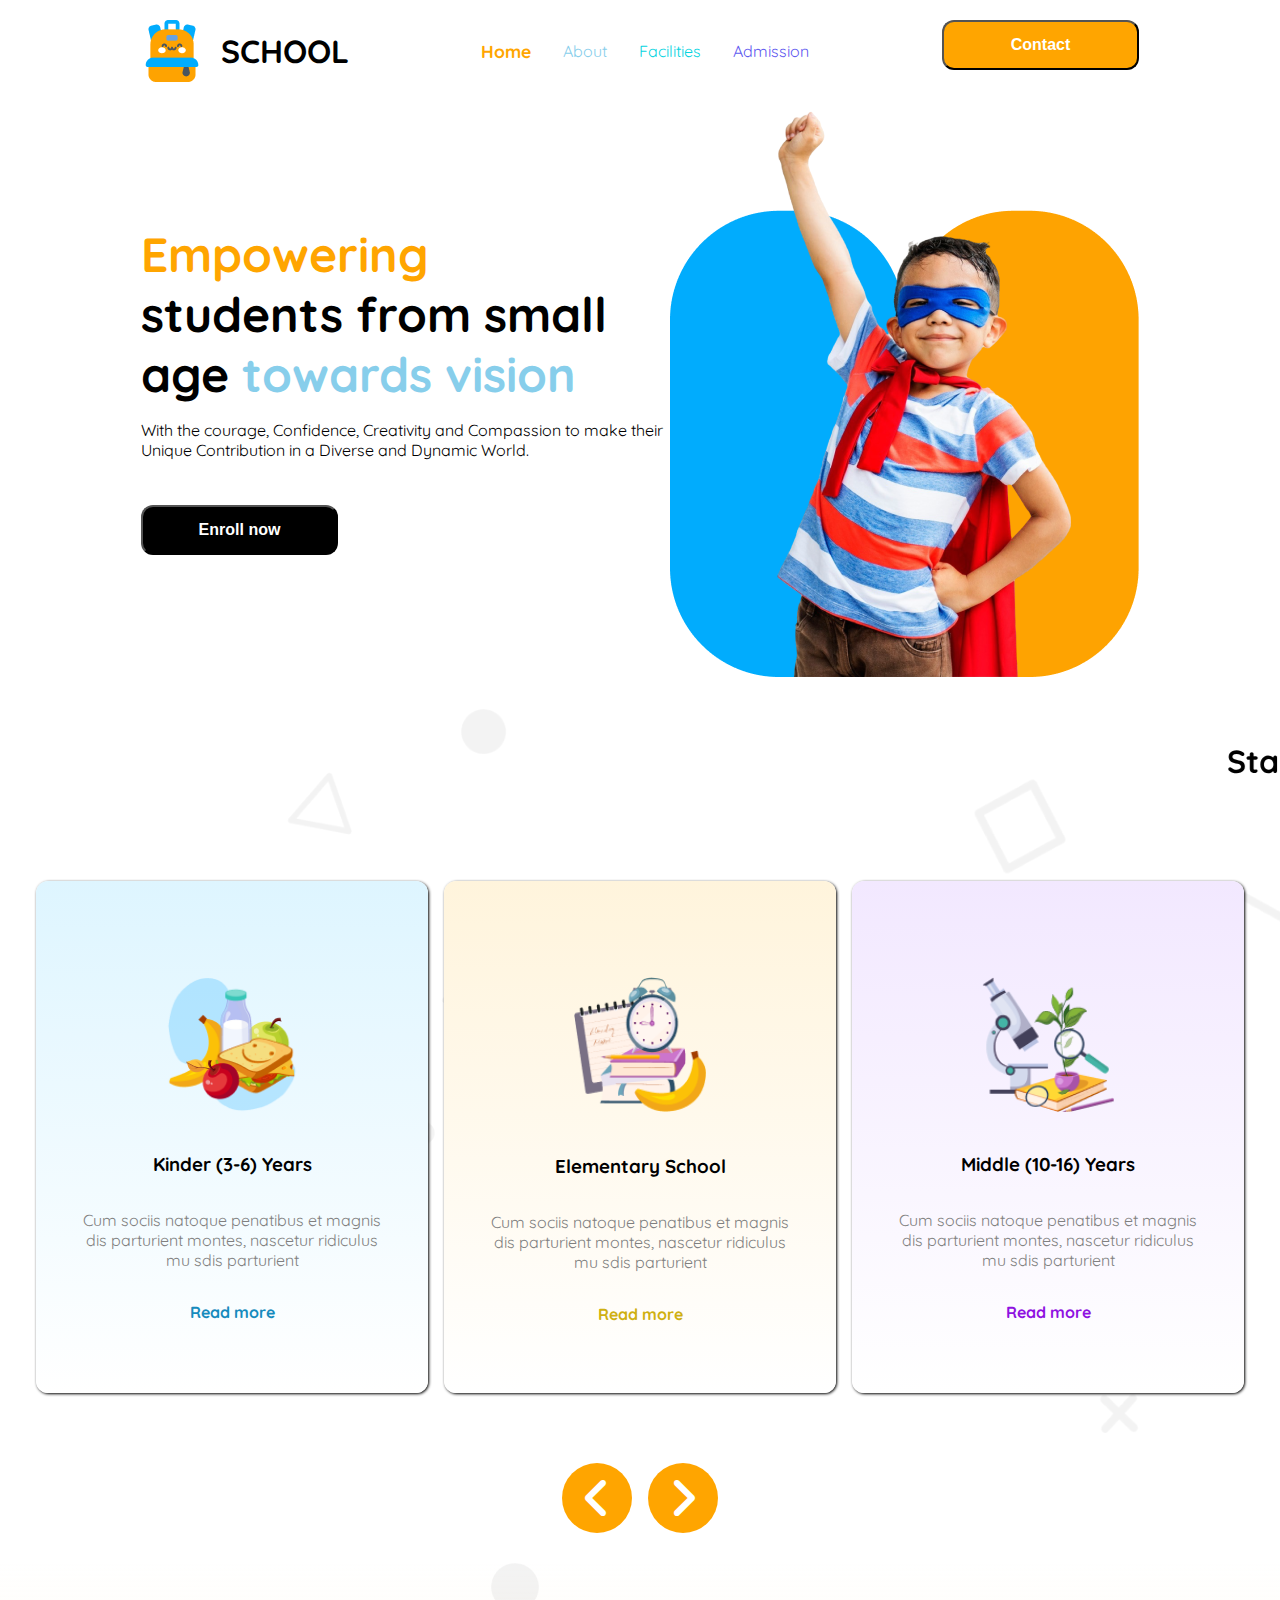
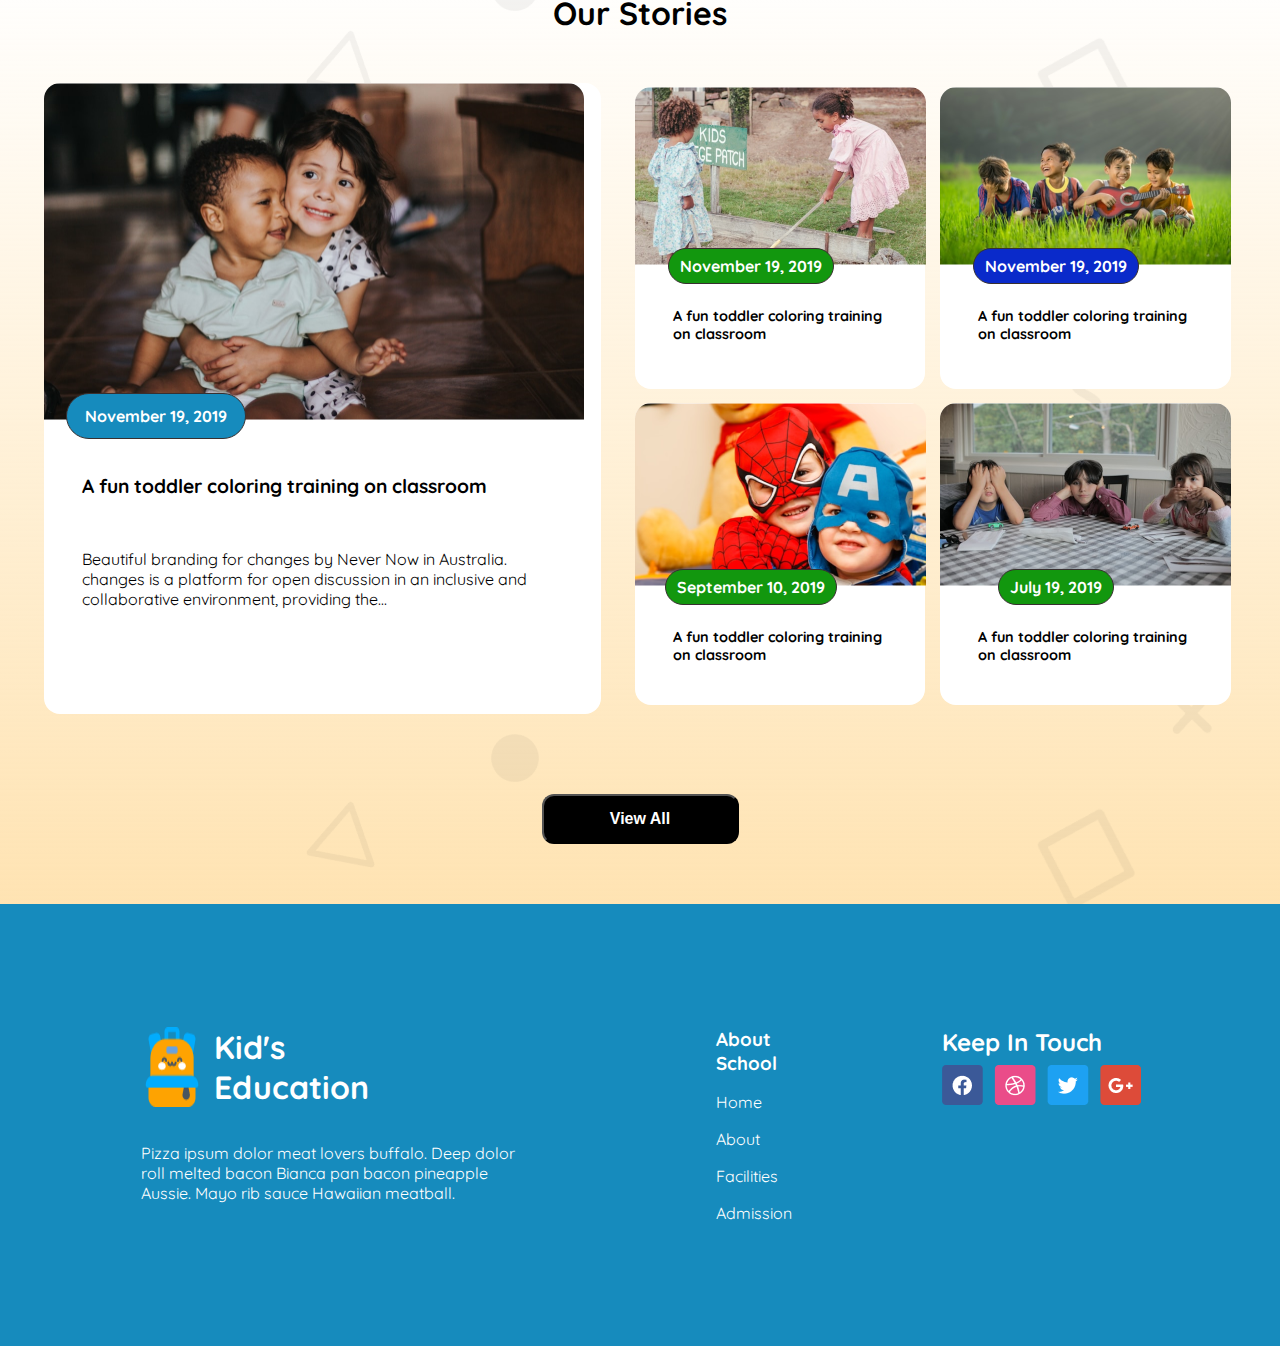
<file: index.html>
<!DOCTYPE html>
<html lang="en">
<head>
    <meta charset="UTF-8">
    <meta name="viewport" content="width=device-width, initial-scale=1.0">
    <link rel="preconnect" href="https://fonts.googleapis.com">
    <link rel="preconnect" href="https://fonts.gstatic.com" crossorigin>
    <link href="https://fonts.googleapis.com/css2?family=Quicksand:wght@300..700&display=swap" rel="stylesheet">
    <link rel="stylesheet" href="https://cdnjs.cloudflare.com/ajax/libs/font-awesome/6.7.2/css/all.min.css" integrity="sha512-Evv84Mr4kqVGRNSgIGL/F/aIDqQb7xQ2vcrdIwxfjThSH8CSR7PBEakCr51Ck+w+/U6swU2Im1vVX0SVk9ABhg==" crossorigin="anonymous" referrerpolicy="no-referrer" />
    <link rel="stylesheet" href="style.css">
    <title>School Website</title>
</head>
<body class="quicksand-normal">
    <nav>
        <div class="Logo">
            <img src="assets/logo.png" alt="Logo-Picture">
            <h1 style="font-size: 2em;">SCHOOL</h1>
        </div>
        <div class="Menu">
            <span style="color: orange; font-weight: bold; font-size: 1.1em;">Home</span>
            <span style="color: skyblue; font-size: medium;">About</span>
            <span style="color: #05D4DF; font-size: medium;">Facilities</span>
            <span style="color: #5D58EF; font-size: medium;">Admission</span>
        </div>
        <button class="btn-primary" id="Contact">Contact</button>
        <i class="fa-solid fa-bars" id="icon-style"></i>
    </nav>
    <div class="banner">
        <div class="banner-title">
            <h1 style="color: orange;">Empowering</h1>
            <h1>students from small</h1>
            <h1>age <span style="color: skyblue;">towards vision</span></h1>
            <p style="margin: 1rem 0; font-weight:normal;">
                With the courage, Confidence, Creativity and Compassion to make their Unique Contribution in a Diverse and Dynamic World.
            </p>
            <button class="btn-primary" id="Enroll">Enroll now</button>
        </div>
        <img src="assets/hero-kids.png" alt="Hero-kid">
    </div>
    <div class="curriculum">
        <marquee direction="left">
            <h1 style="margin-top: 2rem; margin-bottom: 2.5rem;">Standard Curriculum</h1>
        </marquee>
        <div class="cardholder">
            <div class="card" id="card-1">
                <img src="assets/kinder.png">
                <h3>
                    Kinder (3-6) Years
                </h3>

                <p>
                    Cum sociis natoque penatibus et magnis<br>
                    dis parturient montes, nascetur ridiculus<br>
                    mu sdis parturient
                </p>
                <a href="#">Read more</a>
            </div>
            <div class="card" id="card-2">
                <img src="assets/elementary.png" style="margin-bottom: 24.5px;">
                <h3>
                    Elementary School
                </h3>
                <p>
                    Cum sociis natoque penatibus et magnis<br>
                    dis parturient montes, nascetur ridiculus<br>
                    mu sdis parturient
                </p>
                <a href="#">Read more</a>
            </div>
            <div class="card" id="card-3">
                <img src="assets/middle.png">
                <h3>
                    Middle (10-16) Years
                </h3>
                <p>
                    Cum sociis natoque penatibus et magnis<br>
                    dis parturient montes, nascetur ridiculus<br>
                    mu sdis parturient
                </p>
                <a href="#">Read more</a>
            </div>
        </div>
    </div>
    <div class="Arrow">
        <i class="fa-solid fa-angle-left angle"></i>
        <i class="fa-solid fa-angle-right angle"></i>
    </div>
    <div class="container">
        <h1 style="text-align: center;padding-top: 30px;padding-bottom: 30px;">Our Stories</h1><br>
        <div class="wrapper">
            <div class="box-1">
                <div class="container-2">
                    <img src="assets/story-1.png" alt="cutie">
                    <legend class="legendary">November 19, 2019</legend>
                </div>
                <h3>A fun toddler coloring training on
                    classroom</h3>
                <p>
                    Beautiful branding for changes by Never Now in Australia.
                    changes is a platform for open discussion in an inclusive and
                    collaborative environment, providing the...
                </p>
            </div>
            <div class="box-2">
                <div class="grid-card" >
                    <div>
                        <img src="assets/story-2.png" alt="story">
                        <legend style="background-color: rgb(18, 151, 14);">November 19, 2019</legend>
                    </div>
                    <h3>A fun toddler coloring training on
                        classroom</h3>
                </div>
                <div class="grid-card" >
                    <div>
                        <img src="assets/story-3.png" alt="story">
                        <legend style="background-color: rgb(10, 42, 202);">November 19, 2019</legend>
                    </div>
                    <h3>A fun toddler coloring training on
                        classroom</h3>
                </div>
                <div class="grid-card" >
                    <div>
                        <img src="assets/story-4.png" alt="story">
                        <legend style="background-color: rgb(18, 151, 14);">September 10, 2019</legend>
                    </div>
                    <h3>A fun toddler coloring training on
                        classroom</h3>
                </div>
                <div class="grid-card" >
                    <div>
                        <img src="assets/story-5.png" alt="story">
                        <legend style="background-color: rgb(18, 151, 14);">July 19, 2019</legend>
                    </div>
                    <h3>A fun toddler coloring training on
                        classroom</h3>
                </div>
            </div>
        </div>
        <button class="btn-primary" id="btn-2">View All</button>
    </div>
    
    <footer>
        <div class="intro">
            <div id="sub">
                <img src="assets/logo.png" alt="logo">
                <h1>Kid's<br>Education</h1>
            </div>
            <p>
                Pizza ipsum dolor meat lovers buffalo. Deep dolor roll melted bacon Bianca pan bacon pineapple Aussie. Mayo rib sauce Hawaiian meatball.
            </p>
        </div>
        <div class="about">
            <h3>About School</h3>
            <ul>
                <li>Home</li>
                <li>About</li>
                <li>Facilities</li>
                <li>Admission</li>
            </ul>
        </div>
        <div class="online">
            <h2>Keep In Touch</h2>
            <div>
                <img src="assets/fb.png" alt="Facebook logo">
                <img src="assets/dribble.png" alt="Browser logo">
                <img src="assets/twitter.png" alt="Twitter logo">
                <img src="assets/google+.png" alt="Google logo">
            </div>
        </div>
    </footer>
</body>
</html>
</file>
<file: style.css>
*{
    margin: 0;
    padding: 0;
}
.quicksand-normal {
    font-family: "Quicksand", serif;
    font-optical-sizing: auto;
    font-weight: 400;
    font-style: normal;
  }

nav{
    display: flex;
    padding: 1.25rem 8.8125rem 0 8.8125rem;
    justify-content: space-between;
    align-content: center;
}
.Logo{
    display: flex;
    justify-content: center;
    align-items: center;
    gap: 1.1rem;
}
.Menu{
    display: flex;
    justify-content: center;
    align-items: center;
    gap: 2rem;
}
.btn-primary{
    width: 12.3125rem;
    height: 3.125rem;
    border-radius: 0.75rem;
    padding: 0.625rem;
}
#Contact{
    color: #ffffff;
    font-weight: 600;
    font-size: medium;
    background-color: orange;
}
#icon-style{
    display: none;
}
.banner{
    display: flex;
    justify-content: space-between;
    align-items: center;
    padding: 1.25rem 8.8125rem 0 8.8125rem;
    margin-bottom: 2rem;
}
.banner-title h1{
    font-size: 3rem;
    font-weight: 700;
}
.banner-title{
    width: 40rem;
    height: auto;
}
#Enroll{
    background-color: black;
    color: #ffffff;
    font-weight: 600;
    font-size: medium;
    margin-top: 1.8rem;
}
.curriculum{
    background-image: url(assets/bg.png);
    background-repeat: no-repeat;
    background-size: cover;
    display: flex;
    flex-direction: column;
    justify-content: center;
    align-items: center;
}
.cardholder{
    padding: 1.25rem 8.8125rem 0 8.8125rem;
    display:flex;
    justify-content: center;
    align-items: center;
    margin: 2.5rem 0;
    gap: 1rem;
}
.card{
    width: 20.5rem;
    height: 28rem;
    display: flex;
    flex-direction: column;
    padding: 2rem;
    box-shadow: 1px 1px 3px black;
    border-radius: 12px;
}
#card-1{
    background-image: linear-gradient(#DEF5FF, white);
}
#card-1 a{
    color: #168bbd;
}
#card-2{
    background-image: linear-gradient(#FFF4DC, white);
}
#card-2 a{
    color: #cfb011;
}
#card-3{
    background-image: linear-gradient(#F2E8FF, white);
}
#card-3 a{
    color: #8f12e1;
}
.card img{
    width: 8.25rem;
    height: 8.45rem;
    margin: 4rem auto 1.4rem auto;
}
.card h3{
    margin: 1.1rem auto;
}
.card p{
    color:#808080;
    text-align: center;
    font-size: normal;
    margin: 1rem 0;
}
.card a{
    margin: 1rem auto;
    text-decoration: none;
    font-weight: bold;
}
.Arrow{
    display: flex;
    justify-content: center;
    align-items: center;
    gap: 1rem;
    margin: 30px auto;
}
.angle{
    display: flex;
    width: 70px;
    height: 70px;
    background-color: orange;
    font-size: 3rem;
    font-weight: 800;
    justify-content: center;
    align-items: center;
    border-radius: 50%;
    color: white;
}
.container{
    display: flex;
    flex-direction: column;
    justify-content: center;
    align-items: center;
    margin-top: 30px;
    background-image: linear-gradient(to top, rgb(254, 163, 1, 30%), white), url("assets/bg.png");
    background-blend-mode: multiply;
    
}
.wrapper{
    display: flex;
    gap: 2.1rem;
    justify-content: center;
    align-items: center;
    padding: auto 141px;
    margin-bottom: 5rem;
}
.container-2{
    position: relative;
}
.container-2 img{
    width: 540px;
    height: 337px;
    border-top-left-radius: 16px;
    border-top-right-radius: 16px;
}
.legendary{
  position: absolute;
  bottom: -15px;
  left: 20%;
  transform: translateX(-50%);
  background-color: #168bbd;
  padding: 12px 18px;
  font-size: medium;
  font-weight: bold;
  color: #ffffff;
  border: 1px solid #383030;
  border-radius: 48px;
}
.box-1{
    width: 34.8rem;
    height: 39.408rem;
    border-radius: 16px;
    background-color: white;
}
.box-1 h3{
    margin: 50px 99px 51px 38px;
    font-size: larger;
}
.box-1 p{
    margin: 47px 68px 34px 38px;
    font-size: medium;
    font-weight: 15.34px;
}
.box-2{
    display: grid;
    grid-template-columns: repeat(2, 1fr);
    width: 37.563rem;
    height: 38.9rem;
    gap: 10px;
}
.grid-card{
    width: 18.168rem;
    height: 18.851rem;
    background-color: white;
    border-radius: 16px;
}
.grid-card div{
    position: relative;
}
.grid-card legend{
  position: absolute;
  bottom: -15px;
  left: 40%;
  transform: translateX(-50%);
  padding: 7px 11px;
  font-size: medium;
  font-weight: bold;
  color: white;
  border: 1px solid #383030;
  border-radius: 48px;
}
.grid-card img{
    border-top-left-radius: 16px;
    border-top-right-radius: 16px;
}
.grid-card h3{
    font-size: 0.9rem;
    margin: 38px 38px 28px 38px;
}


#btn-2{
    background-color: black;
    color: #ffffff;
    font-weight: 600;
    font-size: medium;
    margin-bottom: 60px;
}
footer{
    background-color: #168bbd;
    color: white;
    display: flex;
    justify-content:flex-start;
    padding: 123px 141px;
}
.intro{
    margin-right: 175px ;
}
.intro p{
    width: 400px;
}
#sub{
    display: flex;
    gap: 11px;
    margin-bottom: 36px;
}
.about{
    margin-right: 150px;
}
.about ul{
    list-style: none;
}
ul li{
    margin-top: 17px;
}
.online div{
    display: flex;
    gap: 11px;
    margin-top: 8px;
}


@media screen and (max-width: 450px) {
    body{
        overflow-x:hidden;
        width: 100%;
        height: auto;
        margin: 0;
        padding: 0;
    }
    nav{
        max-width: 450px;
        display: flex;
        padding: 1rem 1.5rem;
        border-bottom: 1px orange solid;
    }
    .Logo h1, 
    .Menu,
    #Contact{
        display: none;
    }
    #icon-style{
        display: inline;
        width: 1.875rem;
        height: 1.875rem;
        margin-top: 2px;
        font-size: 1.8rem;
    }
    .Logo img{
        width: 2.875rem;
        height: 2.875rem;
    }
    
    .banner{
        padding: 1.2rem auto;
        display: flex;
        flex-direction: column-reverse;
        margin: auto;
    }
    .banner img{
        width:21rem;
        height: 25.813rem;
        margin: 1.5rem 0;
    }
    .banner-title{
        width: 21.036rem;
        height: 15.75rem;
        display: flex;
        flex-direction: column;
        justify-content: center;
        align-items: center;
    }
    .banner-title p{
        font-size: 0.8rem;
        font-weight: bold;
        text-align: center;
    }
    .banner h1{
        font-size: 2rem;
        font-weight: 600;
    }
    #Enroll{
        width: 8rem;
        height: 3rem;
    }
    .curriculum{
        width: 100%;
        height: auto;
        display: flex;
        flex-direction: column;
        justify-content: center;
        align-items: center;
    }
    .cardholder{
        width: 98%;
        height: auto;
        padding: 1.25rem 0.1rem 1rem 0.1rem;
        padding: 0;
        display:flex;
        flex-direction: column;
        justify-content: center;
        align-items: center;
        gap: 1.5rem;
    }
    .card{
        width: 90%;
        height: 33%;
        padding: 0;
    }
    .card img{
        width: 8.25rem;
        height: 8.45rem;
        margin: 1.2rem auto;
    }
    .Arrow{
        display: none;
    }
    .box-1{
        display: none;
    }
    .wrapper{
        justify-content: center;
        align-items: center;
        padding: auto 16px;
    }
    .box-2{
        display: grid;
        grid-template-columns: repeat(2, 1fr);
        width: 22.336rem;
        height: auto;
        gap: 10px;
    }
    .grid-card{
        width: 173.35px;
        height: 179.59px;
    }
    .grid-card legend{
        padding: 5px 5px;
        font-size: 0.5rem;
        bottom: -7.5px;
        font-weight: bold;
        color: white;
        border: 1px solid #383030;
        border-radius: 48px;
      }
      .grid-card img{
          width: 100%;
          border-top-left-radius: 16px;
          border-top-right-radius: 16px;
      }
      .grid-card h3{
          font-size: 0.6rem;
          margin: 20px 32.6px 20px 22.57px;
      }
      #btn-2{
        height: 3rem;
        padding: 0.5rem;
        font-weight: 600;
        font-size: large;
        border-radius: 25px;
    }
      footer{
        display: flex;
        flex-direction: column;
        padding: 0;
      }
    
    .intro{
        display: flex;
        flex-direction: column;
        margin-top: 4rem;
        padding: 1rem;
    }
    .intro p{
        width: 351px;
        height: 80px;
    }
    #sub{
        display: flex;
        gap: 11px;
        margin-bottom: 36px;
    }
    .about{
        padding: 1rem;
    }
    .online{
        padding: 1rem;
    }
    .online h2{
        margin-bottom: 3rem;
    }
    .online div{
        margin-bottom: 3rem;
    }
    
}
</file>
